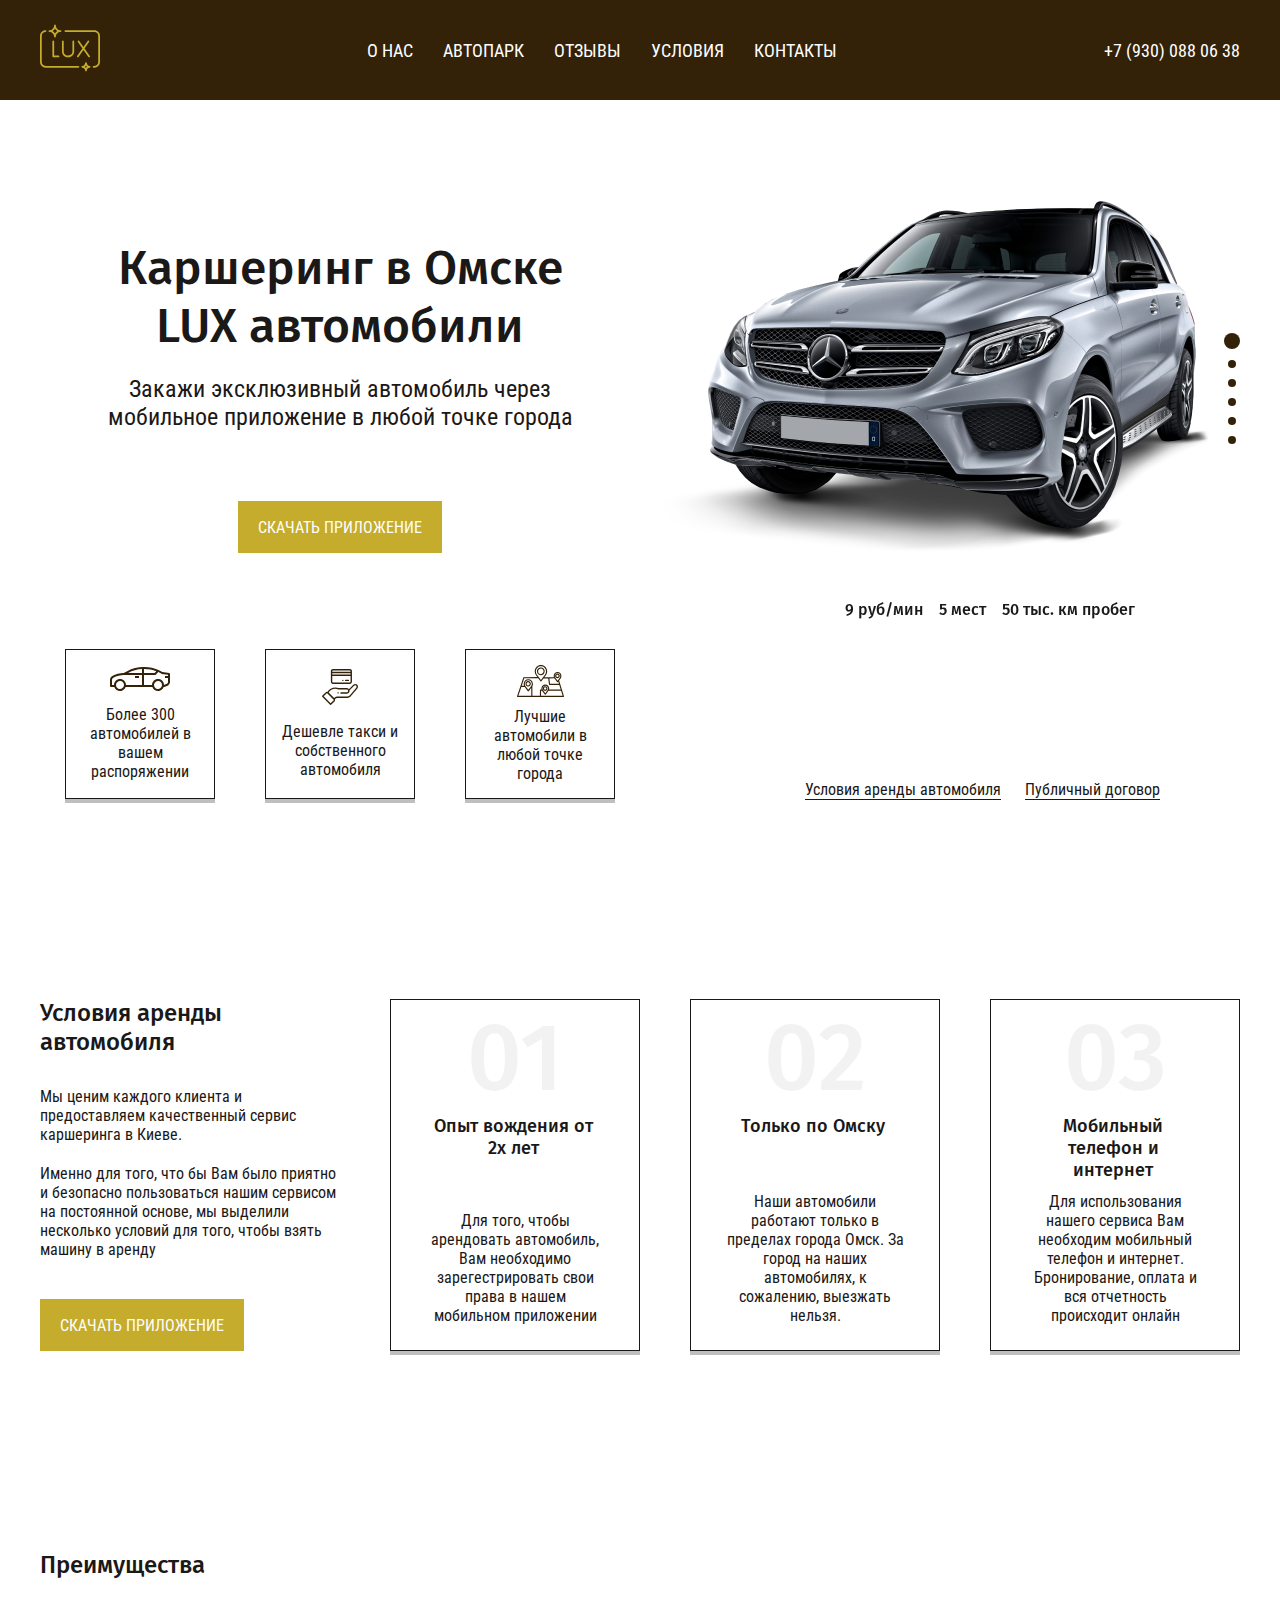
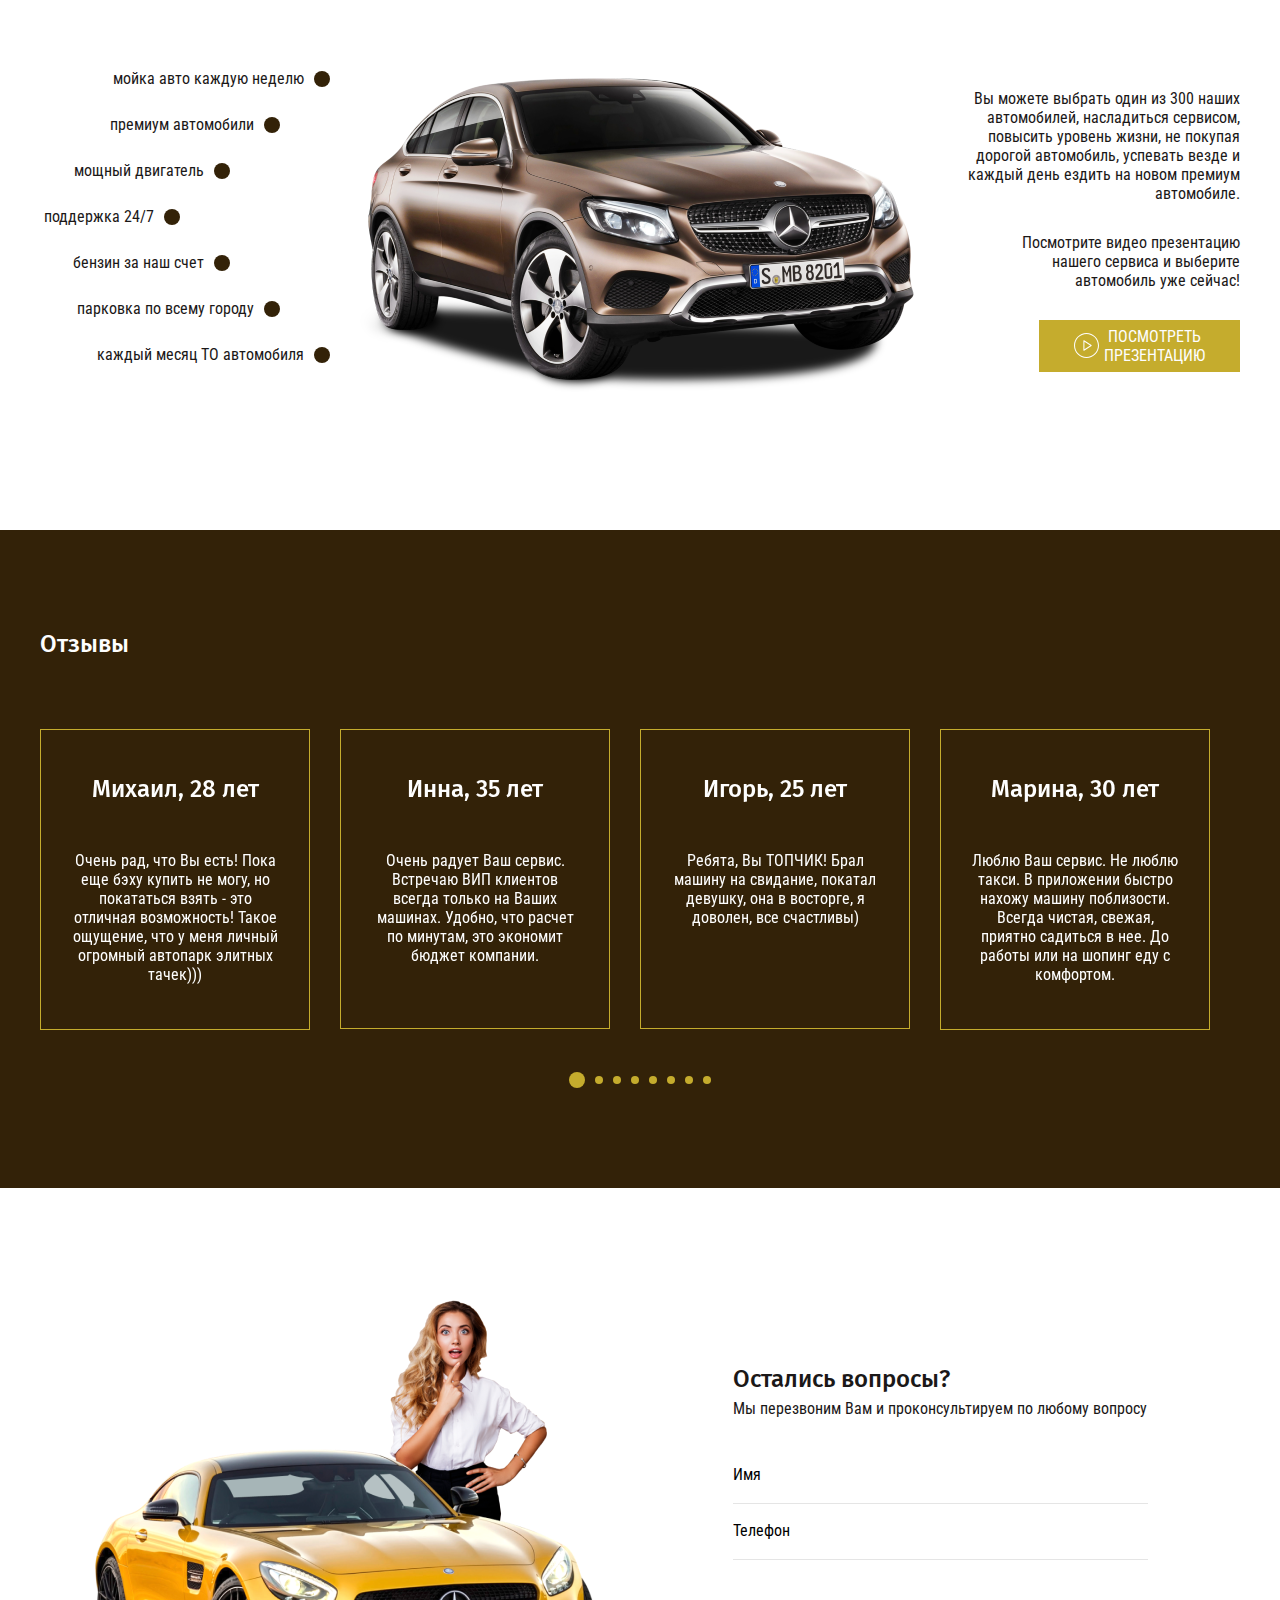
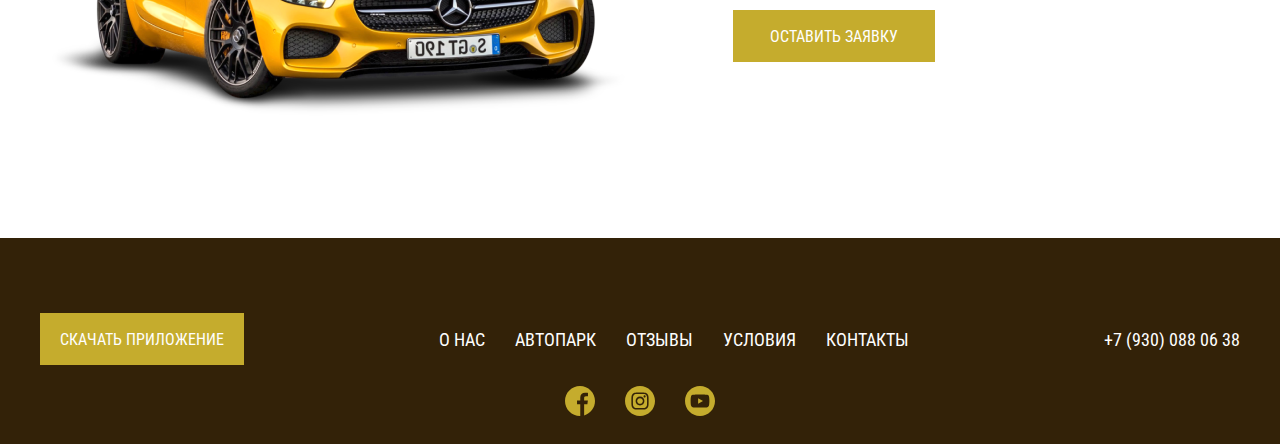
<file: 1. Каршеринг в Омске/index.html>
<!DOCTYPE html>
<html lang="ru">
<head>
  <meta charset="UTF-8">
  <meta name="viewport" content="width=device-width, initial-scale=1.0">
  <meta http-equiv="X-UA-Compatible" content="ie=edge">
  <title>Document</title>
  <link rel="preconnect" href="https://fonts.googleapis.com">
  <link rel="preconnect" href="https://fonts.gstatic.com" crossorigin>
  <link href="https://fonts.googleapis.com/css2?family=Fira+Sans:wght@500&family=Roboto+Condensed&display=swap" rel="stylesheet">
  <link rel="stylesheet" href="css/reset.css">
  <link rel="stylesheet" href="css/slick.css">
  <link rel="stylesheet" href="css/jquery.fancybox.css">
  <link rel="stylesheet" href="css/style.css">
</head>
<body>

  <header class="header">
    <div class="container">
      <div class="header__inner">
        <a class="logo" href="#">
          <img class="logo__link" src="images/logo.svg" alt="logo">
        </a>
        <nav class="menu">
          <button class="menu__btn"></button>
          <ul class="menu__list">              
            <li class="menu__item"><a class="menu__list-link" href="#">О НАС</a></li>
            <li class="menu__item"><a class="menu__list-link" href="#">АВТОПАРК</a></li>
            <li class="menu__item"><a class="menu__list-link" href="#">ОТЗЫВЫ</a></li>
            <li class="menu__item"><a class="menu__list-link" href="#">УСЛОВИЯ</a></li>
            <li class="menu__item"><a class="menu__list-link" href="#">КОНТАКТЫ</a></li>
          </ul>
        </nav>
        <a class="phone" href="tel:+79300880638">+7 (930) 088 06 38</a>
      </div>
    </div>
  </header> 

  <section class="top">
    <div class="container">
      <div class="top__heading">
        
        <div class="top__content">
          <h1 class="top__title">Каршеринг в Омске 
            LUX автомобили</h1>
          <p class="top__text">
            Закажи эксклюзивный автомобиль через мобильное приложение в любой точке города
          </p>
          <a class="application-btn" href="#">Скачать приложение</a>
        </div>
      
        <div class="top__slider">

          <div class="top__slider-item">
            <img class="top__slider-images" src="images/auto.png" alt="Auto">
            <p class="top__slider-text">
              <span>9 руб/мин</span>
              <span>5 мест</span>
              <span>50 тыс. км пробег</span>
            </p>
          </div> 
          
          <div class="top__slider-item">
            <img class="top__slider-images" src="images/auto.png" alt="Auto">
            <p class="top__slider-text"><span>9 руб/мин</span>
              <span>5 мест</span>
              <span>50 тыс. км пробег</span></p>
          </div>  

          <div class="top__slider-item">
            <img class="top__slider-images" src="images/auto.png" alt="Auto">
            <p class="top__slider-text"><span>9 руб/мин</span>
              <span>5 мест</span>
              <span>50 тыс. км пробег</span></p>
          </div>  

          <div class="top__slider-item">
            <img class="top__slider-images" src="images/auto.png" alt="Auto">
            <p class="top__slider-text"><span>9 руб/мин</span>
              <span>5 мест</span>
              <span>50 тыс. км пробег</span></p>
          </div>  

          <div class="top__slider-item">
            <img class="top__slider-images" src="images/auto.png" alt="Auto">
            <p class="top__slider-text"><span>9 руб/мин</span>
              <span>5 мест</span>
              <span>50 тыс. км пробег</span></p>
          </div>  

          <div class="top__slider-item">
            <img class="top__slider-images" src="images/auto.png" alt="Auto">
            <p class="top__slider-text"><span>9 руб/мин</span>
              <span>5 мест</span>
              <span>50 тыс. км пробег</span></p>
          </div>  
       </div>
      </div>
      
       <div class="top__bottom">
         <div class="top__items">
           <div class="top__item">
             <img class="top__item-img" src="images/logoauto.svg" alt="auto">
             <p class="top__item-text">Более 300 автомобилей 
              в вашем распоряжении
              </p>
           </div>

           <div class="top__item">
            <img class="top__item-img" src="images/card.svg" alt="auto">
            <p class="top__item-text">Дешевле такси 
              и собственного автомобиля
             </p>
          </div>

          <div class="top__item">
            <img class="top__item-img" src="images/map.svg" alt="auto">
            <p class="top__item-text">Лучшие автомобили в любой точке города</p>
          </div>
         </div>

         <div class="top__links">
            <a class="top__link" href="#">Условия аренды автомобиля</a>
            <a class="top__link" href="#">Публичный договор</a>
         </div>
      </div>
    </div>
  </section>

  <section class="rent">
    <div class="container">
      <div class="rent__inner">
        <div class="rent__content">
          <h3 class="rent__title">Условия аренды 
          автомобиля</h3>
          <p class="rent__text">Мы ценим каждого клиента и предоставляем качественный сервис каршеринга в Киеве.
          </p>
          <p class="rent__text">Именно для того, что бы Вам было приятно и безопасно пользоваться нашим сервисом на постоянной основе, мы выделили несколько условий для того, чтобы взять машину в аренду</p>
          <a class="application-btn" href="#">Скачать приложение</a>
        </div>
        
        <div class="rent__item">
          <div class="rent__item-num">01</div>
          <p class="rent__item-title">Опыт вождения 
            от 2х лет
            </p>
          <p class="rent__item-text">Для того, чтобы арендовать автомобиль, Вам необходимо зарегестрировать свои права в нашем мобильном приложении
          </p>
        </div>

        <div class="rent__item">
          <div class="rent__item-num">02</div>
          <p class="rent__item-title">Только по Омску</p>
          <p class="rent__item-text">Наши автомобили работают только в пределах города Омск.
            За город на наших автомобилях, к сожалению, выезжать нельзя.
          </p>
        </div>
      
        <div class="rent__item">
          <div class="rent__item-num">03</div>
          <p class="rent__item-title">Мобильный телефон и интернет
            </p>
          <p class="rent__item-text">Для использования нашего сервиса Вам необходим мобильный телефон и интернет.
            Бронирование, оплата и вся отчетность происходит онлайн
          </p>
        </div>
      </div>
    </div>
  </section>

  <section class="benefits">
    <div class="container">
      <h3 class="benefits__title">Преимущества</h3>
      <div class="benefits__items">
        <ul class="benefits__list">
          <li class="benefits__list-item">мойка авто каждую неделю</li>
          <li class="benefits__list-item">премиум автомобили</li>
          <li class="benefits__list-item">мощный двигатель</li>
          <li class="benefits__list-item">поддержка 24/7</li>
          <li class="benefits__list-item">бензин за наш счет</li>
          <li class="benefits__list-item">парковка по всему городу</li>
          <li class="benefits__list-item">каждый месяц ТО автомобиля</li>
        </ul>
        <img class="benefits__images" src="images/auto2.png" alt="auto">
        <div class="benefits__content">
          <p class="benefits__text">Вы можете выбрать один из 300 наших автомобилей, насладиться сервисом, повысить уровень жизни, не покупая дорогой автомобиль, успевать везде и каждый день ездить на новом премиум автомобиле.</p>
          <p class="benefits__text">Посмотрите видео презентацию нашего сервиса и выберите автомобиль уже сейчас!</p>
          <a class="video-popup" href="http://media.w3.org/2010/05/sintel/trailer.mp4" data-fancybox>ПОСМОТРЕТЬ<br>ПРЕЗЕНТАЦИЮ</a>
        </div>
      </div>
    </div>
  </section>

  <section class="reviews">
    <div class="container">
      <h3 class="reviews__title">Отзывы</h3>

      <div class="reviews__slider">
        
        <div class="reviews__item">
          <p class="reviews__item-name">Михаил, 28 лет</p>
          <p class="reviews__item-text">Очень рад, что Вы есть!
            Пока еще бэху купить не могу, но покататься взять - это отличная возможность!
            Такое ощущение, что у меня личный огромный автопарк элитных тачек)))
          </p>
        </div>

        <div class="reviews__item">
          <p class="reviews__item-name">Инна, 35 лет</p>
          <p class="reviews__item-text">Очень радует Ваш сервис. Встречаю ВИП клиентов всегда только на Ваших машинах.
            Удобно, что расчет по минутам, это экономит бюджет компании.
          </p>
        </div>

        <div class="reviews__item">
          <p class="reviews__item-name">Игорь, 25 лет</p>
          <p class="reviews__item-text">Ребята, Вы ТОПЧИК!
            Брал машину на свидание, покатал девушку, она в восторге, я доволен, все счастливы)
          </p>
        </div>

        <div class="reviews__item">
          <p class="reviews__item-name">Марина, 30 лет</p>
          <p class="reviews__item-text">Люблю Ваш сервис. Не люблю такси. В приложении быстро нахожу машину поблизости. Всегда чистая, свежая, приятно садиться в нее. До работы или на шопинг еду с комфортом. </p>
        </div>

        <div class="reviews__item">
          <p class="reviews__item-name">Михаил, 28 лет</p>
          <p class="reviews__item-text">Очень рад, что Вы есть!
            Пока еще бэху купить не могу, но покататься взять - это отличная возможность!
            Такое ощущение, что у меня личный огромный автопарк элитных тачек)))
          </p>
        </div>

        <div class="reviews__item">
          <p class="reviews__item-name">Инна, 35 лет</p>
          <p class="reviews__item-text">Очень радует Ваш сервис. Встречаю ВИП клиентов всегда только на Ваших машинах.
            Удобно, что расчет по минутам, это экономит бюджет компании.
          </p>
        </div>

        <div class="reviews__item">
          <p class="reviews__item-name">Игорь, 25 лет</p>
          <p class="reviews__item-text">Ребята, Вы ТОПЧИК!
            Брал машину на свидание, покатал девушку, она в восторге, я доволен, все счастливы)
          </p>
        </div>

        <div class="reviews__item">
          <p class="reviews__item-name">Марина, 30 лет</p>
          <p class="reviews__item-text">Люблю Ваш сервис. Не люблю такси. В приложении быстро нахожу машину поблизости. Всегда чистая, свежая, приятно садиться в нее. До работы или на шопинг еду с комфортом. </p>
        </div>

      </div>
    </div>

  </section>

  <section class="feadback">
    <div class="container">
      <div class="feadback__inner">
        <img class="feadback__images" src="images/auto3.png" alt="">
      <form class="feadback__form">
        <h3 class="feadback__title">Остались вопросы?</h3>
        <p class="feadback__text">Мы перезвоним Вам и проконсультируем по любому вопросу</p>
        <input class="feadback__input" type="text" placeholder="Имя">
        <input class="feadback__input" type="text" placeholder="Телефон">
        <button class="feadback__btn" type="submit">ОСТАВИТЬ ЗАЯВКУ</button>
      </form>
  </section>

  <footer class="footer">
    <div class="container">
      <div class="footer__top">
        <a class="application-btn" href="#">Скачать приложение</a>
        <nav class="menu">
          <ul class="menu__list">
            <li class="menu__item"><a class="menu__list-link" href="#">О НАС</a></li>
            <li class="menu__item"><a class="menu__list-link" href="#">АВТОПАРК</a></li>
            <li class="menu__item"><a class="menu__list-link" href="#">ОТЗЫВЫ</a></li>
            <li class="menu__item"><a class="menu__list-link" href="#">УСЛОВИЯ</a></li>
            <li class="menu__item"><a class="menu__list-link" href="#">КОНТАКТЫ</a></li>
          </ul>
        </nav>
        <a class="phone" href="tel:+79300880638">+7 (930) 088 06 38</a>
      </div>

      <div class="footer__social">
        <li class="footer__social-item"><a href="#" class="footer__social-link"><img class="footer__social-img" src="images/facebook.svg" alt="social"></a></li>
        <li class="footer__social-item"><a href="#" class="footer__social-link"><img class="footer__social-img" src="images/instagram.svg" alt="social"></a></li>
        <li class="footer__social-item"><a href="#" class="footer__social-link"><img class="footer__social-img" src="images/youtube.svg" alt="social"></a></li>
      </div>
    </div>
  </footer>

  <script src="https://ajax.googleapis.com/ajax/libs/jquery/3.4.1/jquery.min.js"></script>
  <script src="js/slick.min.js"></script>
  <script src="js/jquery.fancybox.min.js"></script>
  <script src="js/main.js"></script>
</body>
</html>
</file>
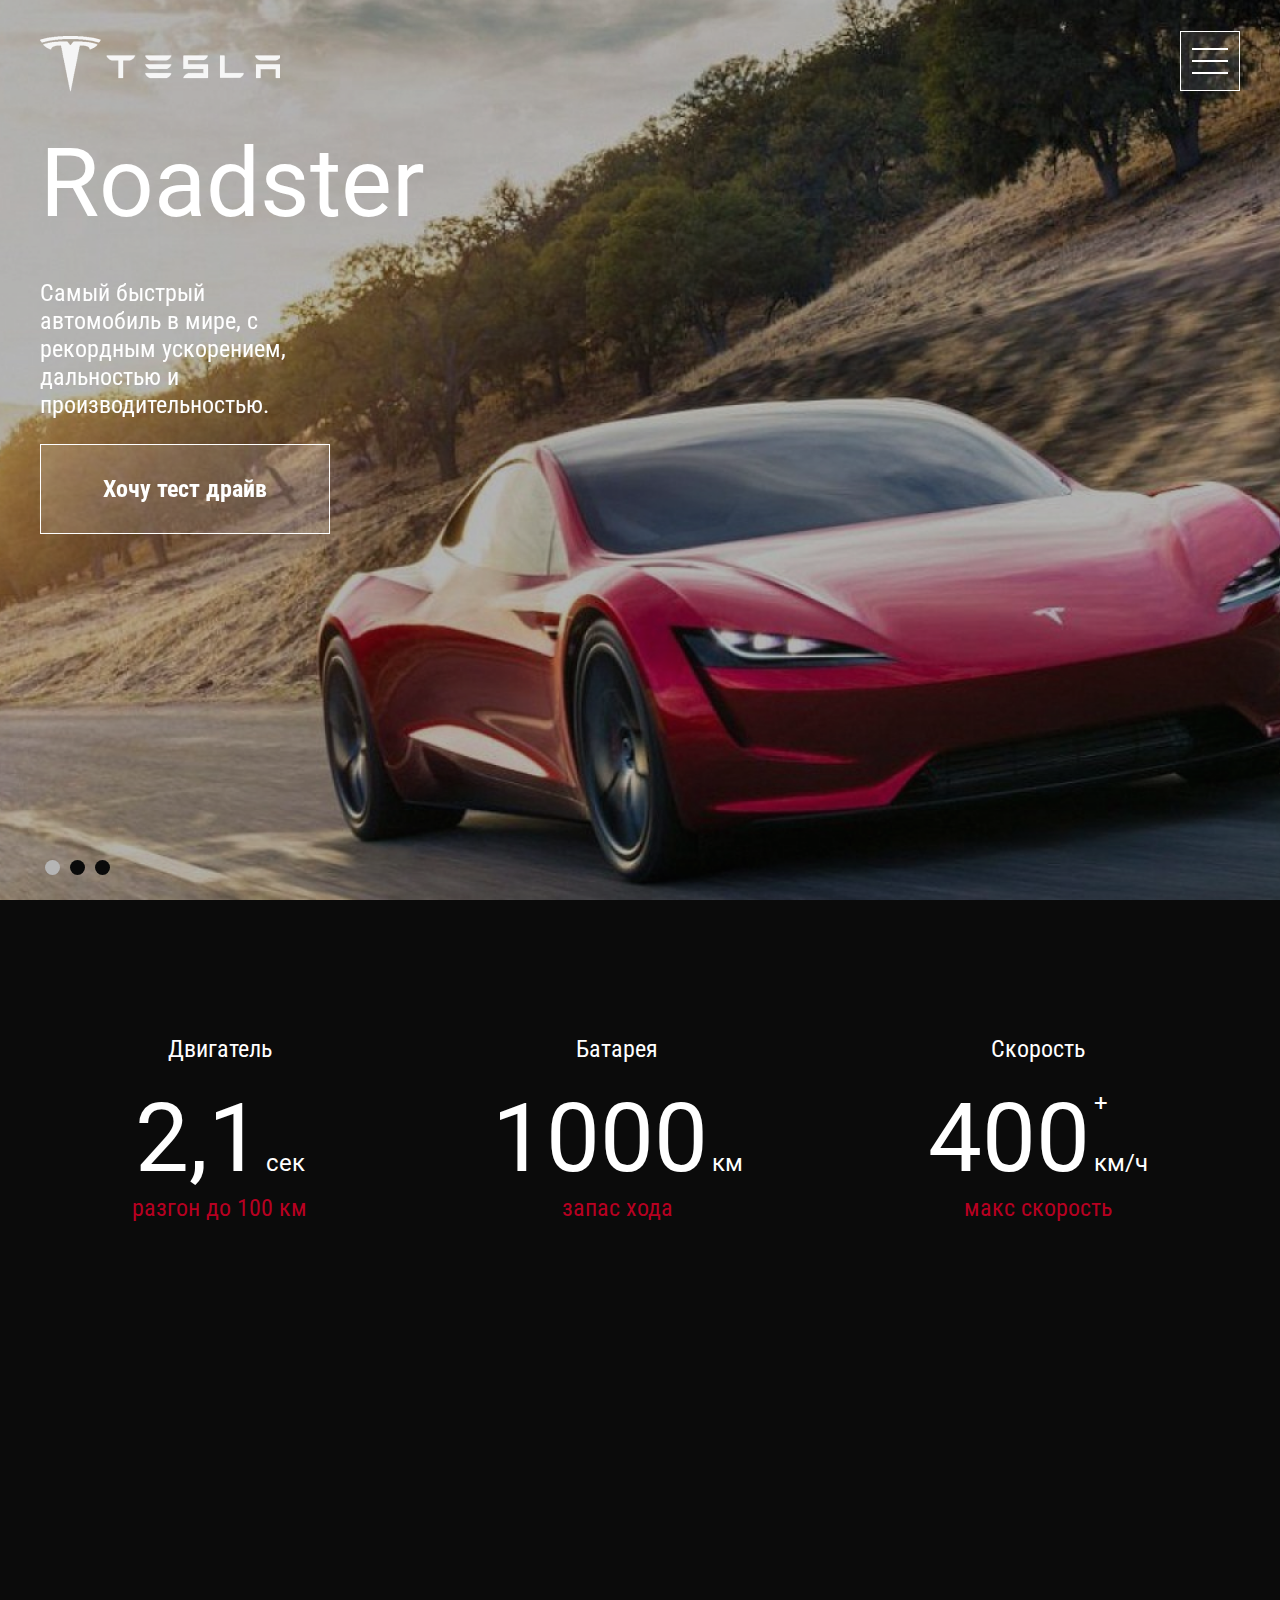
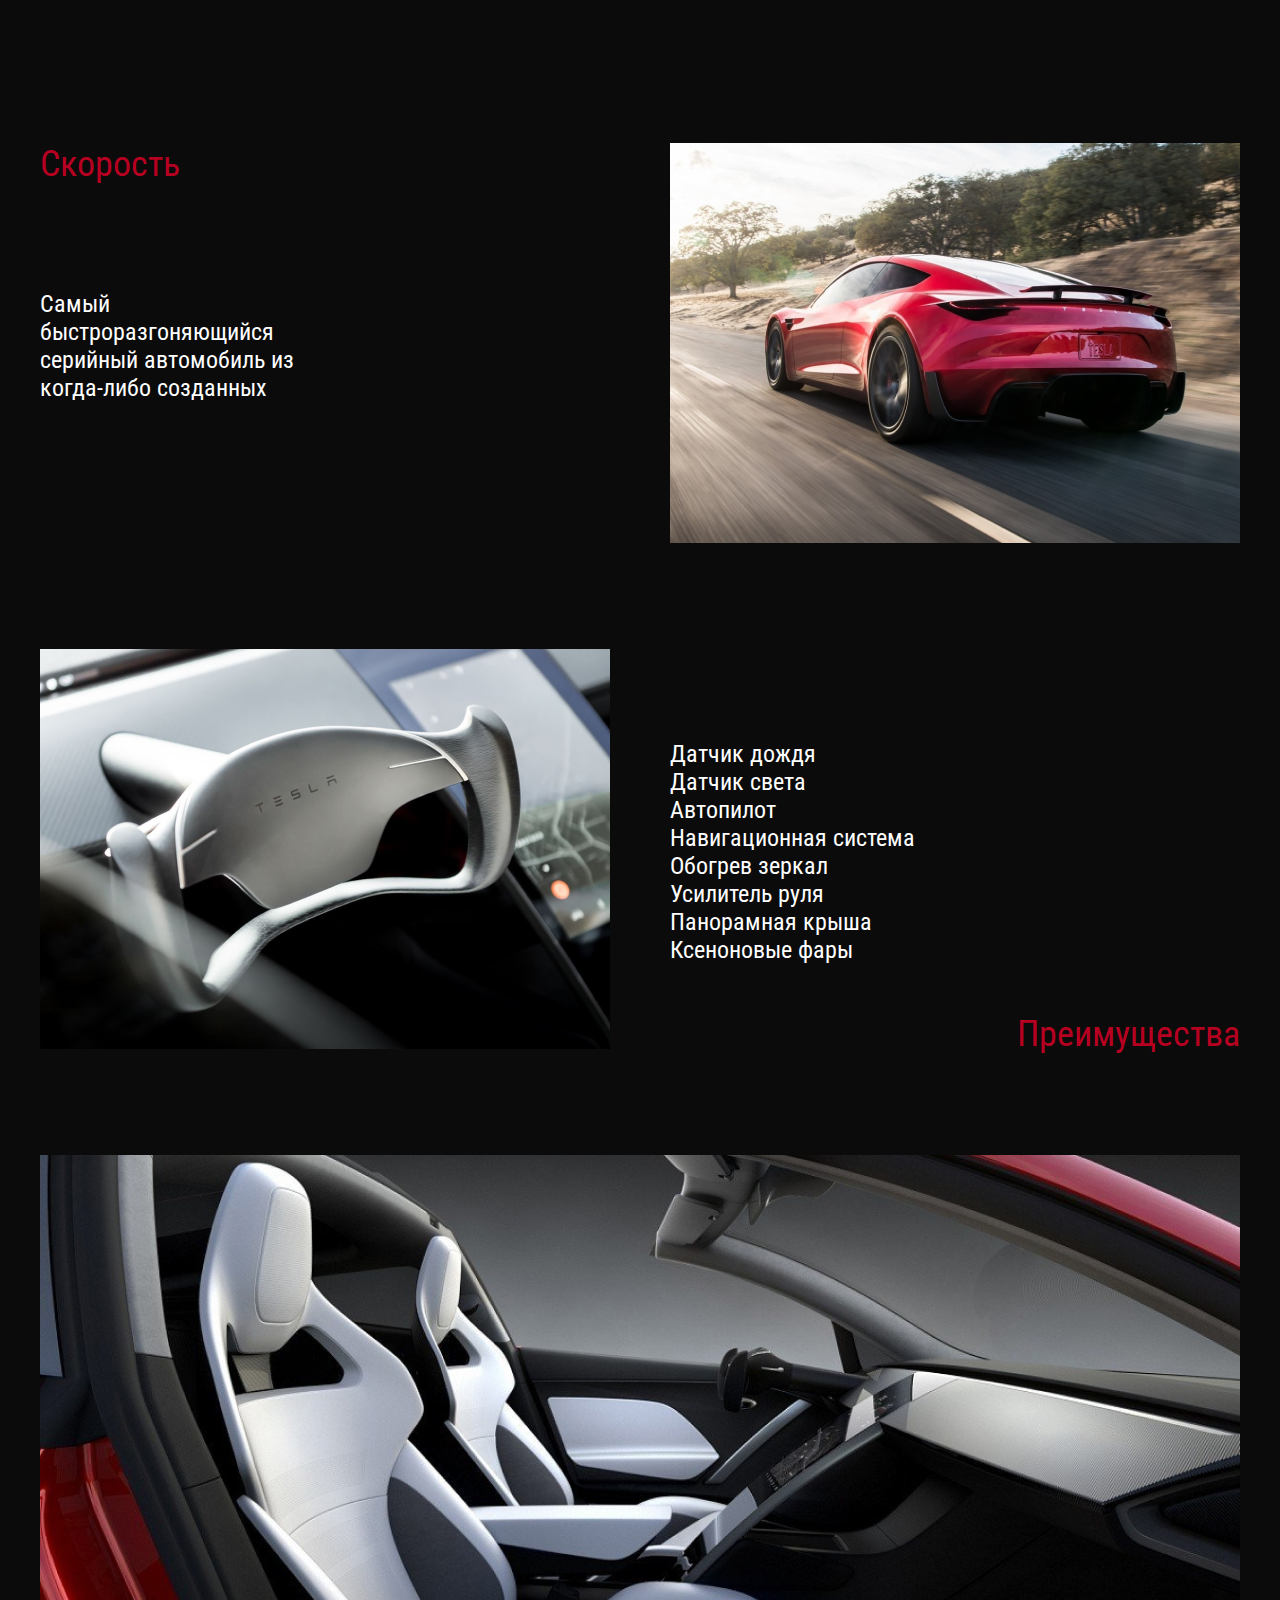
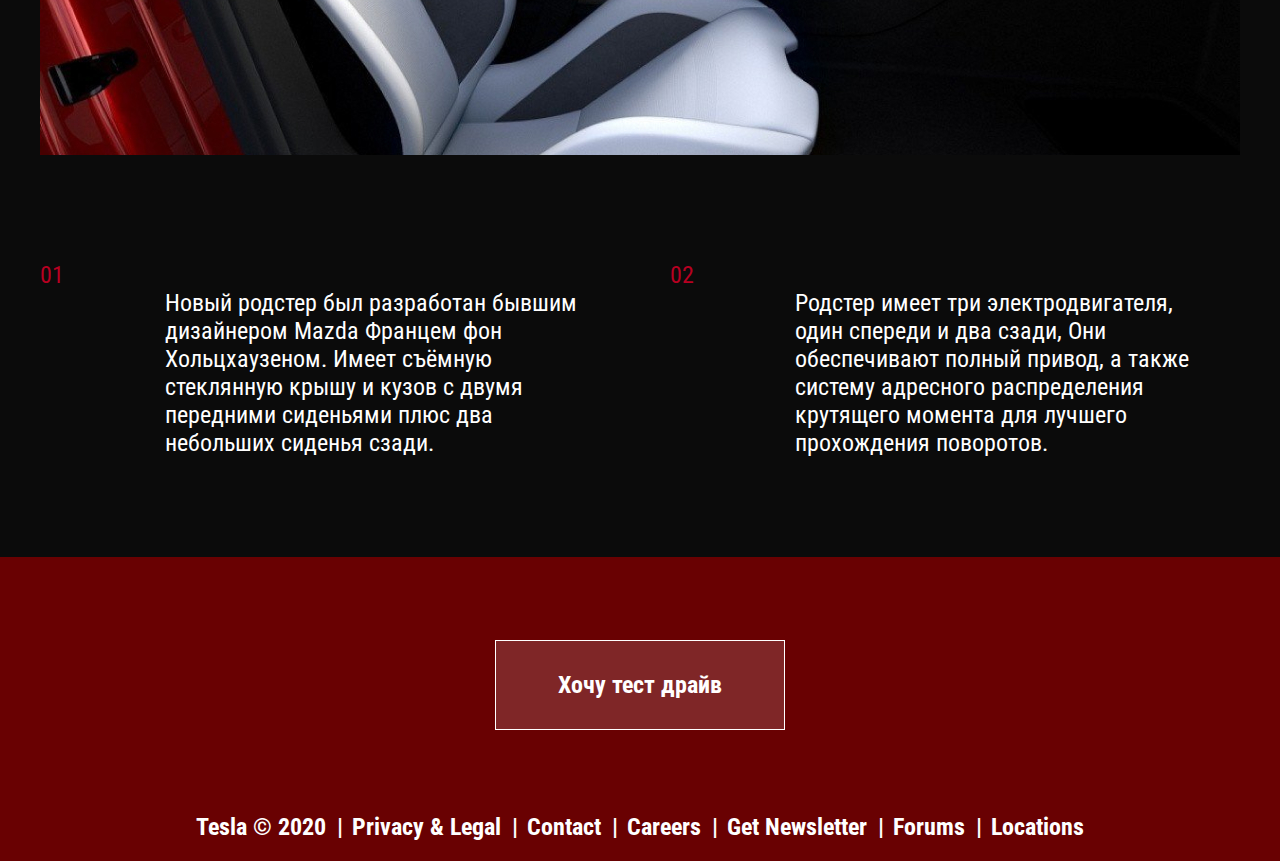
<file: 2. Tesla/index.html>
<!DOCTYPE html>
<html lang="en">
<head>
  <meta charset="UTF-8">
  <meta name="viewport" content="width=device-width, initial-scale=1.0">
  <meta http-equiv="X-UA-Compatible" content="ie=edge">
  <title>Document</title>
  <link href="https://fonts.googleapis.com/css2?family=Roboto&family=Roboto+Condensed:wght@400;700&display=swap" rel="stylesheet">
  <link rel="stylesheet" href="css/reset.css">
  <link rel="stylesheet" href="css/slick.css">  
  <link rel="stylesheet" href="css/style.css">
</head>
<body>
  <header class="header">
    <div class="container">
      
      <div class="header-top">
        <div class="logo">
          <a href="#"><img src="images/logo.png" alt="logo"></a>
        </div>
        <div class="header-btn">
          <div></div>
          <div></div>
          <div></div>
        </div>
      </div>

      <div class="header-content">
        <div class="header-content__title">
          Roadster
        </div>
        <div class="header-content__text">
          Самый быстрый автомобиль в мире, с рекордным ускорением, дальностью и производительностью.
        </div>
        <a class="header-content__btn" href="#">
          Хочу тест драйв
        </a>
      </div>
    </div>

    <nav class="menu">
      <div class="container container-btn">
        <div class="close-btn">
  
        </div>
  
        <div class="menu-list">
          <ul>
            <li><a href="#">Узнать цену</a></li>
            <li><a href="#">Характеристики</a></li>
            <li><a href="#">Тест Драйв</a></li>
            <li><a href="#">Новости</a></li>
            <li><a href="#">Контакты</a></li>
          </ul>
        </div>
      </div>
    </nav>
  </header>

  <section class="slider-top">
    <div class="slider">
      <div class="slider__item" style="background-image: url(images/slide1.jpg);"></div>
      <div class="slider__item" style="background-image: url(images/slide2.jpg);"></div>
      <div class="slider__item" style="background-image: url(images/slide3.jpg);"></div>
    </div>
  </section>

  <section class="statistics">
    <div class="container">
      <div class="statistics-items">
        <div class="statistics-item">
          <div class="statistics-item__title">
            Двигатель
          </div>
          <div class="statistics-item__num">
            2,1 <span>сек</span>
          </div>
          <div class="statistics-item__descr">
            разгон до 100 км
          </div>
        </div>
        <div class="statistics-item">
          <div class="statistics-item__title">
            Батарея
          </div>
          <div class="statistics-item__num">
            1000 <span>км</span>
          </div>
          <div class="statistics-item__descr">
            запас хода
          </div>
        </div>
        <div class="statistics-item">
          <div class="statistics-item__title">
            Скорость
          </div>
          <div class="statistics-item__num statistics-item__num--speed">
            400 <span>км/ч</span>
          </div>
          <div class="statistics-item__descr">
            макс скорость
          </div>
        </div>
      </div>
    </div>
  </section>

  <section class="video">
    <div class="container">
      <iframe width="100%" height="315" src="https://www.youtube.com/embed/tw4jkyfY4HE" title="YouTube video player" frameborder="0" allow="accelerometer; autoplay; clipboard-write; encrypted-media; gyroscope; picture-in-picture" allowfullscreen></iframe>
    </div>
  </section>

  <section class="advantages">
    <div class="container">
      <div class="advantages-inner">
        
          <div class="advantages-inner__row">
            
            <div class="advantages-descr">
              <div class="advantages-title">
                Скорость
              </div>
              <div class="advantages-text">
                Самый 
                быстроразгоняющийся 
                серийный автомобиль 
                из когда-либо созданных
              </div>
            </div>

            <div class="advantages-img">
              <img src="images/advantages-1.jpg" alt="auto">
            </div>

          </div>
        </div>
      

        <div class="advantages-inner__row">

          <div class="advantages-img">
            <img src="images/advantages-2.jpg" alt="auto">
          </div>
          
          <div class="advantages-descr">
            <div class="advantages-text">
              <ul>
                <li>Датчик дождя</li>
                <li>Датчик света</li>
                <li>Автопилот</li>
                <li>Навигационная система</li>
                <li>Обогрев зеркал</li>
                <li>Усилитель руля</li>
                <li>Панорамная крыша</li>
                <li>Ксеноновые фары</li>
              </ul>
            </div>
          
            <div class="advantages-title advantages-title__bottom">
              Преимущества
            </div>
          </div>

        </div>
      </div>
    </div>
  </section>

  <section class="video">
    <div class="container">
      <img src="images/section2.jpg" alt="auto">
    </div>
  </section>

  <section class="design">
    <div class="container">
      <div class="facts__inner">
        <div class="fact">
          <div class="facts-num">
            01
          </div>
          <div class="facts-descr">  
            Новый родстер был разработан бывшим дизайнером Mazda Францем фон Хольцхаузеном. 
            Имеет съёмную стеклянную крышу и кузов с двумя передними сиденьями плюс два небольших сиденья сзади.
          </div>
        </div>
        <div class="fact">
          <div class="facts-num">
            02
          </div>
          <div class="facts-descr">   
            Родстер имеет три электродвигателя, один спереди и два сзади, 
            Они обеспечивают полный привод, а также систему адресного распределения крутящего момента для лучшего прохождения поворотов.
          </div>
        </div>
      </div>
    </div>
  </section>

  <footer class="footer">
    <div class="container">
      <div class="footer-btn">
        <a class="footer-content__btn" href="#">
        Хочу тест драйв
        </a>
      </div>

      <div class="footer-copy">
        <ul>
          <li>Tesla © 2020</li>
          <li><a href="#">Privacy & Legal</a></li>
          <li><a href="#">Contact</a></li>
          <li><a href="#">Careers</a></li>
          <li><a href="#">Get Newsletter</a></li>
          <li><a href="#">Forums</a></li>
          <li><a href="#">Locations</a></li>
        </ul>
      </div>
    </div>
  </footer>

  <script src="https://ajax.googleapis.com/ajax/libs/jquery/3.4.1/jquery.min.js"></script>
  <script src="js/slick.min.js"></script>
  <script src="js/main.js"></script>
</body>
</html>
</file>
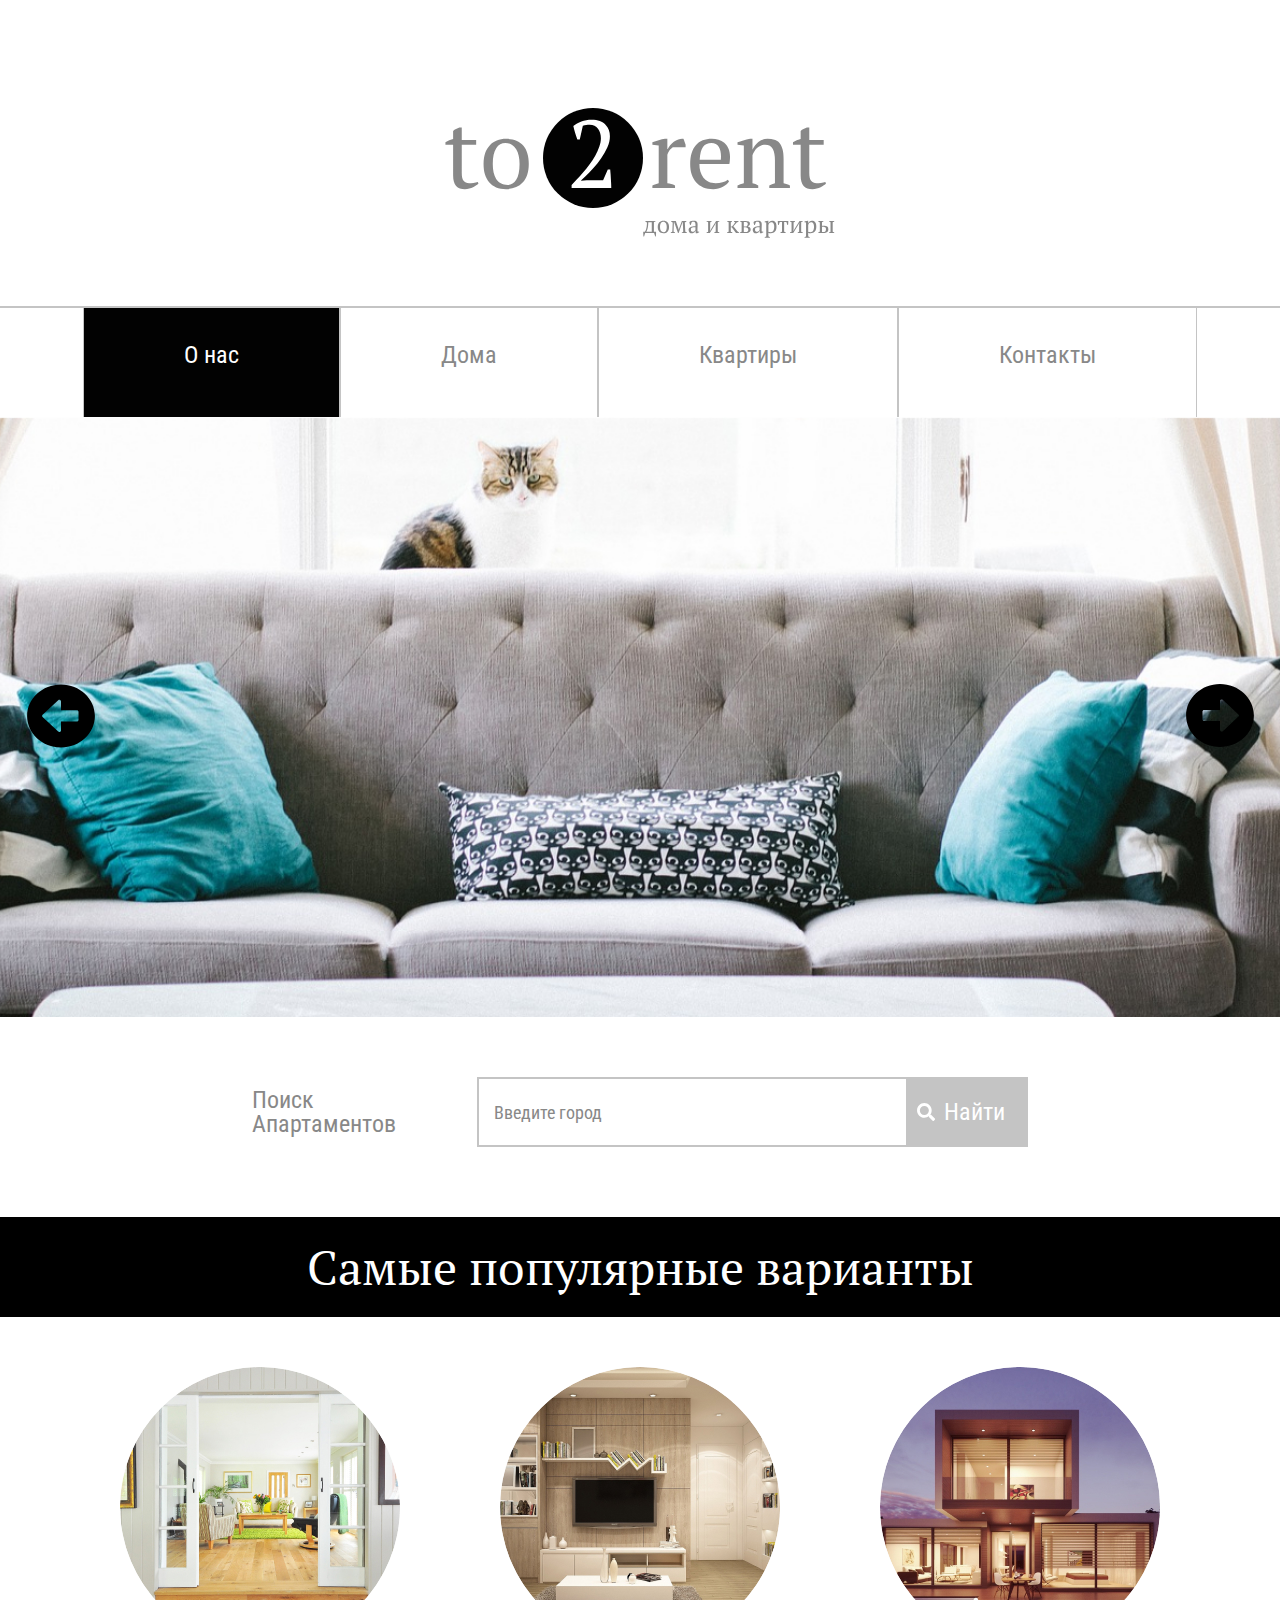
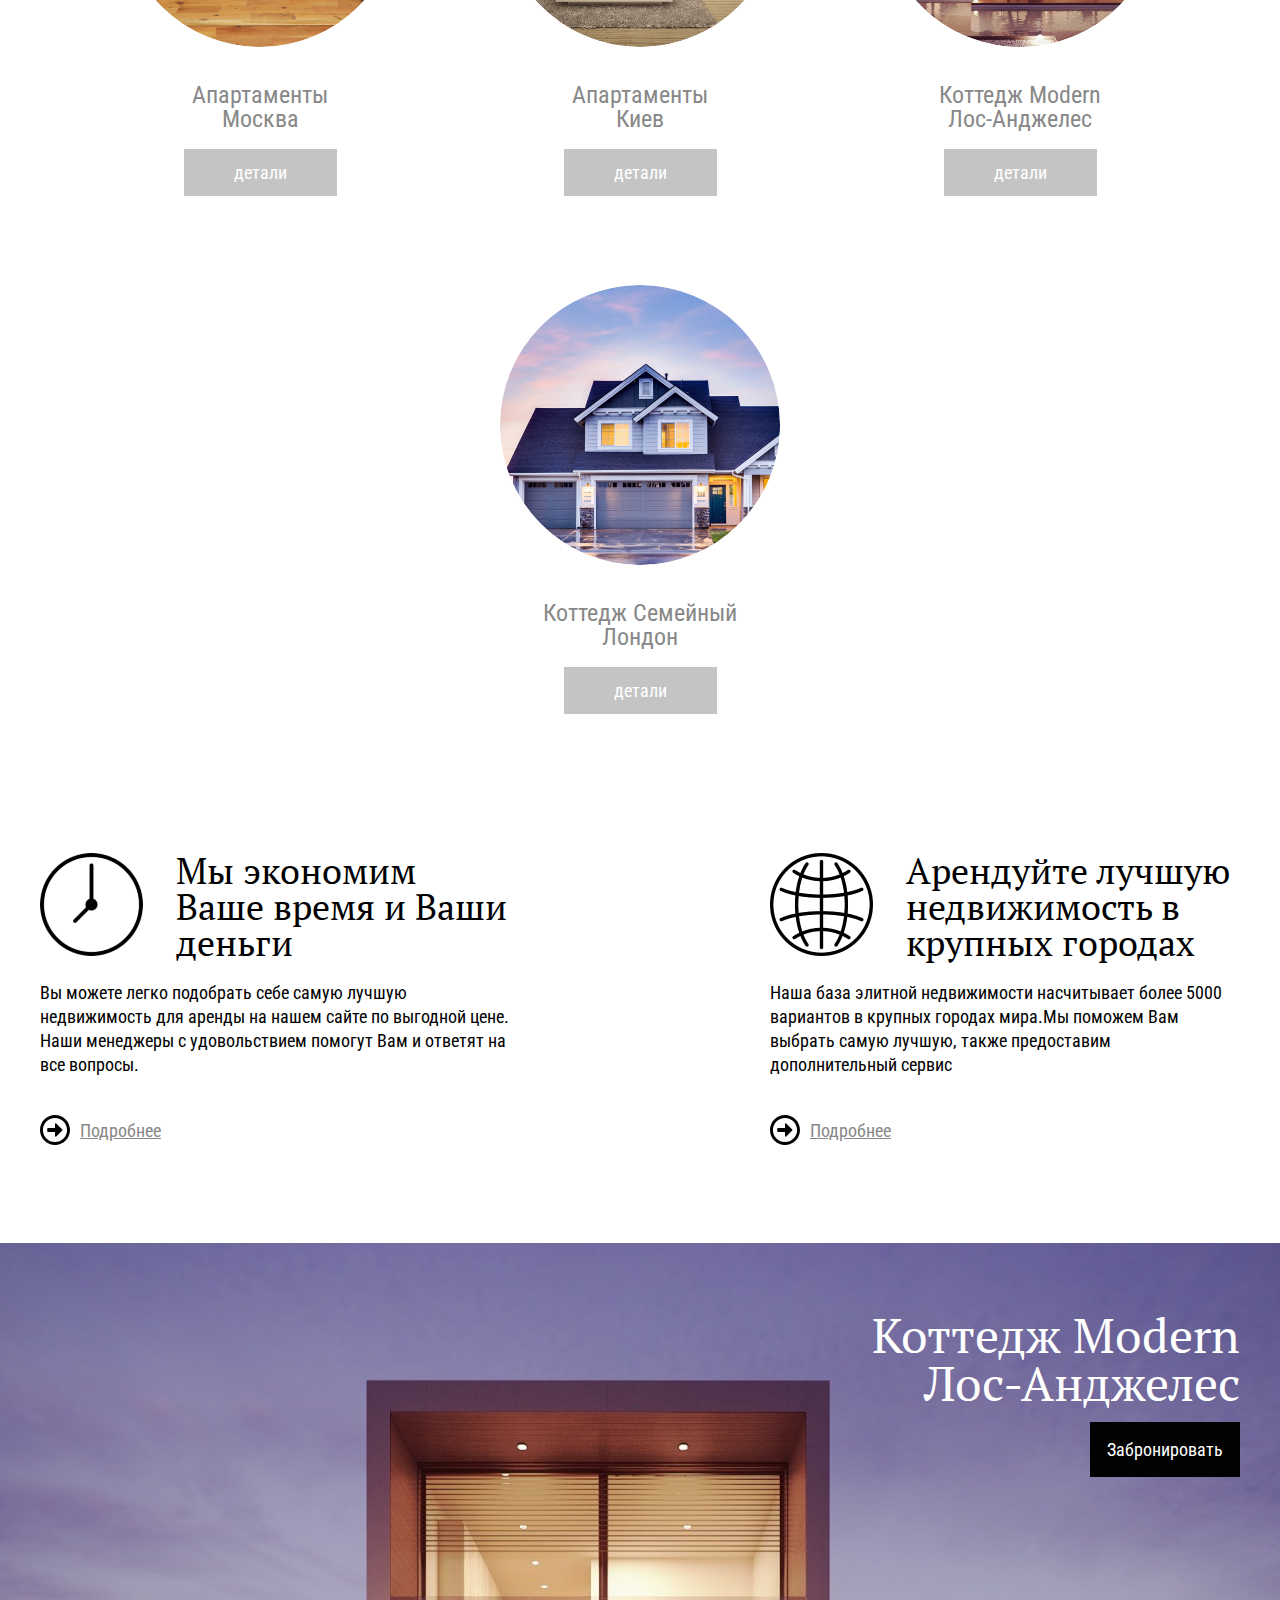
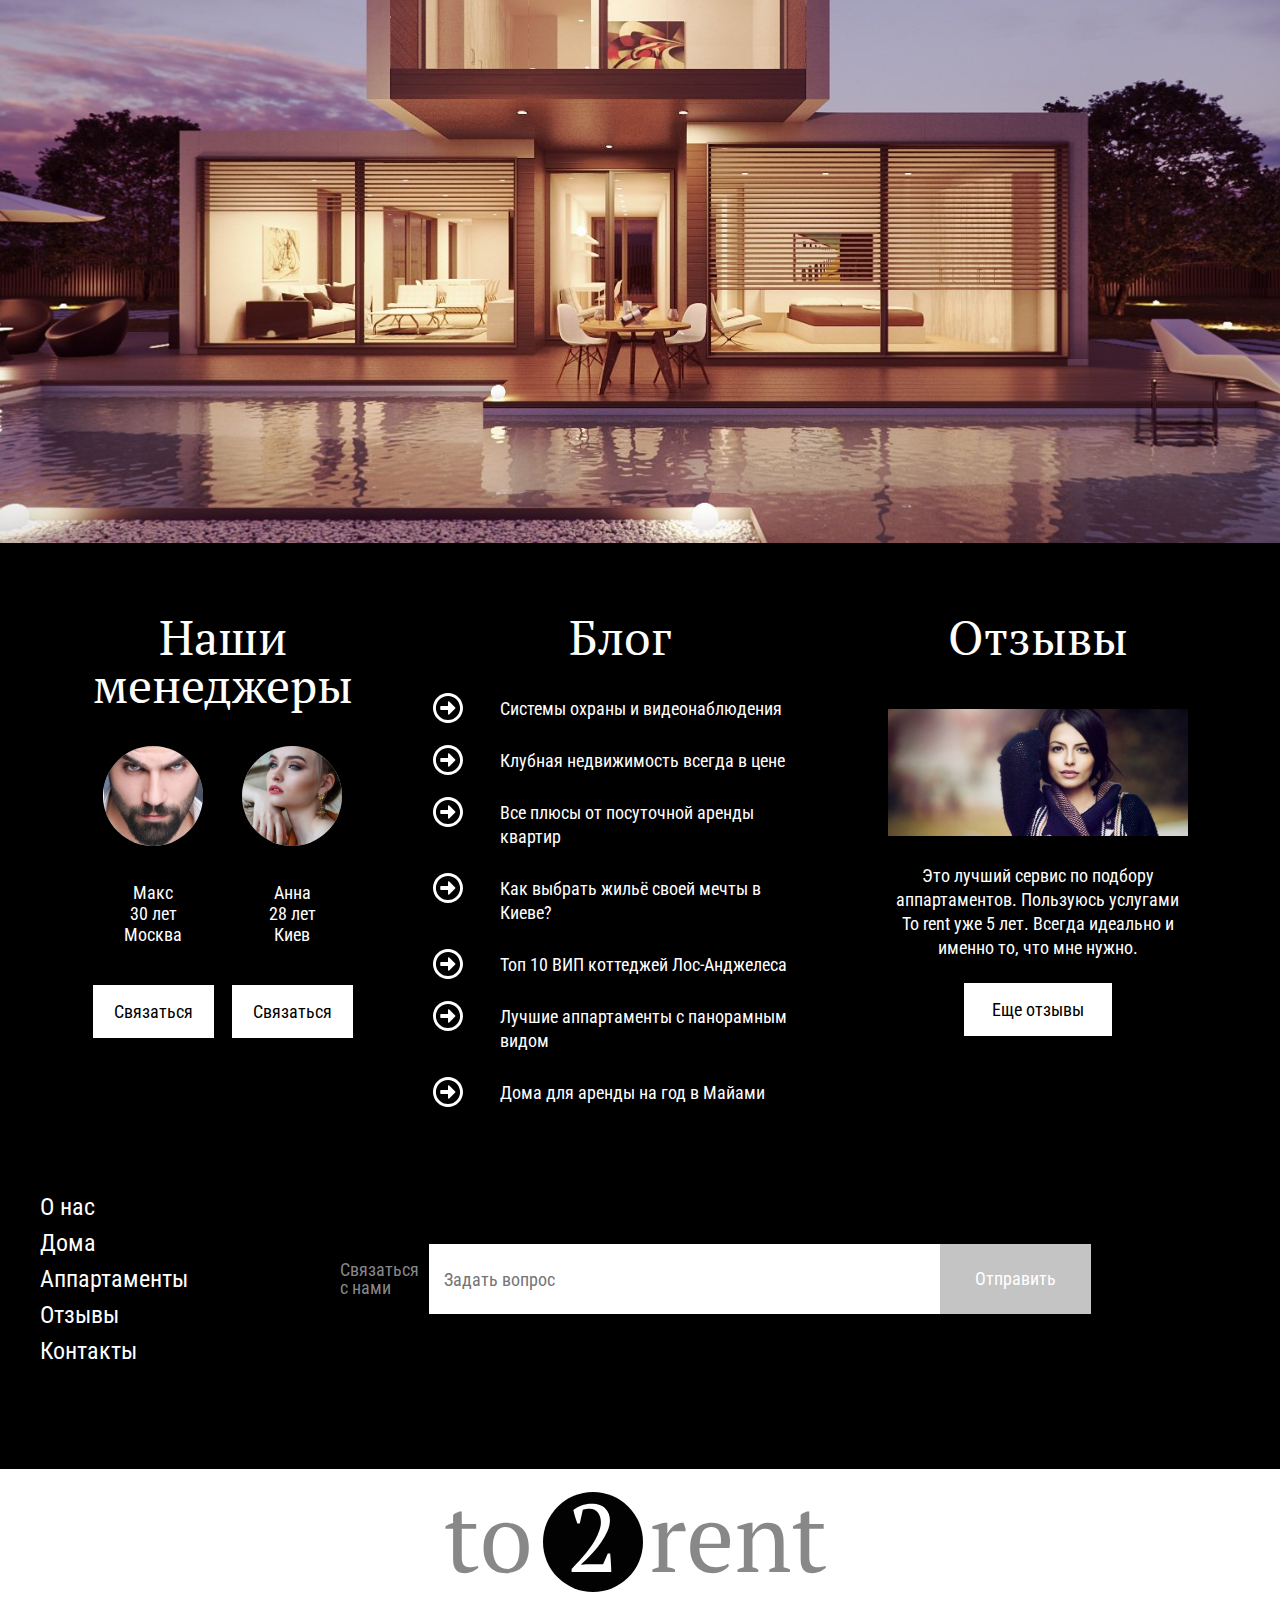
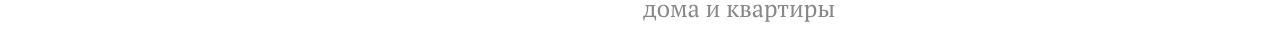
<file: 3. Аренда недвижимости/index.html>
<!DOCTYPE html>
<html lang="en">
<head>
  <meta charset="UTF-8">
  <meta name="viewport" content="width=device-width, initial-scale=1.0">
  <meta http-equiv="X-UA-Compatible" content="ie=edge">
  <title>Document</title>
  <link rel="preconnect" href="https://fonts.gstatic.com" crossorigin>
  <link rel="preconnect" href="https://fonts.gstatic.com" crossorigin>
  <link href="https://fonts.googleapis.com/css2?family=PT+Serif&family=Roboto&family=Roboto+Condensed&display=swap" rel="stylesheet">
  <link rel="stylesheet" href="css/reset.css">
  <link rel="stylesheet" href="css/slick.css">
  <link rel="stylesheet" href="css/style.css">
</head>
<body>
  <header class="header">
      <div class="logo header-logo">
        <a class="logo-link" href="#"><img class="logo-img" src="images/лого.svg" alt="logo"></a>
      </div>
      <nav class="menu">
        <ul class="menu-items">
          <li class="menu-item"><a class="menu-item__link menu-item__link--active" href="#">О нас</a></li>
          <li class="menu-item"><a class="menu-item__link" href="#">Дома</a></li>
          <li class="menu-item"><a class="menu-item__link" href="#">Квартиры</a></li>
          <li class="menu-item"><a class="menu-item__link" href="#">Контакты</a></li>
        </ul>
      </nav>
  </header>

  <section class="slider">
    <div class="slider-image" style="background-image: url(images/slider-1.jpg);"></div>
    <div class="slider-image" style="background-image: url(images/slider-1.jpg);"></div>
    <div class="slider-image" style="background-image: url(images/slider-1.jpg);"></div>
  </section>

  <section class="search">
      <div class="search-inner">
        <form class="search-form">
          <label class="search-form__label">Поиск Апартаментов</label>
          <input class="search-form__input" type="text" placeholder="Введите город">
          <button class="search-form__btn"type="submit">Найти</button>
        </form>
      </div>
  </section>

  <section class="popular">
    <h3 class="popular-title">Самые популярные варианты</h3>
    <div class="container">
      <div class="popular-inner">
        <div class="popular-item">
          <img class="popular-img" src="images/popular-1.jpg" alt="popular">
          <h5 class="popular-item__title">Апартаменты<br>Москва</h5>
          <a class="popular-item__link" href="#">детали</a>
        </div>

        <div class="popular-item">
          <img class="popular-img" src="images/popular-2.jpg" alt="popular">
          <h5 class="popular-item__title">Апартаменты<br>Киев</h5>
          <a class="popular-item__link" href="#">детали</a>
        </div>

        <div class="popular-item">
          <img class="popular-img" src="images/popular-3.jpg" alt="popular">
          <h5 class="popular-item__title">Коттедж Modern<br>Лос-Анджелес</h5>
          <a class="popular-item__link" href="#">детали</a>
        </div>

        <div class="popular-item">
          <img class="popular-img" src="images/popular-4.jpg" alt="popular">
          <h5 class="popular-item__title">Коттедж Семейный<br>Лондон</h5>
          <a class="popular-item__link" href="#">детали</a>
        </div>
      </div>
    </div>
  </section>

  <section class="reason">
    <div class="container">
      <div class="reason-inner">
        <div class="reason-item">
          <h4 class="reason-title reason-title__icon-1">Мы экономим Ваше время и Ваши деньги</h4>
          <p class="reason-text">Вы можете легко подобрать себе самую лучшую недвижимость для аренды на нашем сайте по выгодной цене. Наши менеджеры с удовольствием помогут Вам и ответят на все вопросы.</p>
          <a class="reason-link" href="#">Подробнее</a>
        </div>

        <div class="reason-item">
          <h4 class="reason-title reason-title__icon-2">Арендуйте лучшую недвижимость в крупных городах</h4>
          <p class="reason-text">Наша база элитной недвижимости насчитывает более 5000 вариантов в крупных городах мира.Мы поможем Вам выбрать самую лучшую, также предоставим дополнительный сервис</p>
          <a class="reason-link" href="#">Подробнее</a>
        </div>
      </div>
    </div>
  </section>
  
  <section class="best">
    <div class="container">
      <div class="best-inner">
        <p class="best-text">Коттедж Modern<br>Лос-Анджелес</p>
        <a class="best-link" href="#">Забронировать</a>
      </div>      
    </div>
  </section>

  <section class="about">
    <div class="container">
      <div class="about-inner">

        <div class="our-managers">
          <h5 class="our-managers__title">Наши<br>менеджеры</h5>
          <div class="our-managers__items">
            <div class="our-managers__item">
              <img class="our-managers__image" src="images/manager-1.jpg" alt="">
              <p class="our-managers__text">Макс<br>30 лет<br>Москва</p>
              <a class="our-managers__link" href="#">Связаться</a>
            </div>
            
            <div class="our-managers__item">
              <img class="our-managers__image" src="images/manager-2.jpg" alt="">
              <p class="our-managers__text">Анна<br>28 лет<br>Киев</p>
              <a class="our-managers__link" href="#">Связаться</a>
            </div>
          </div>
        </div>

        <div class="blog">
          <h5 class="blog-title">Блог</h5>
          <div class="blog-items">
            <ul>
              <li class="blog-item"><a class="blog-item__link" href="#">Системы охраны и видеонаблюдения</a></li>
              <li class="blog-item"><a class="blog-item__link" href="#">Клубная недвижимость всегда в цене</a></li>
              <li class="blog-item"><a class="blog-item__link" href="#">Все плюсы от посуточной аренды квартир</a></li>
              <li class="blog-item"><a class="blog-item__link" href="#">Как выбрать жильё своей мечты в Киеве?</a></li>
              <li class="blog-item"><a class="blog-item__link" href="#">Топ 10 ВИП коттеджей Лос-Анджелеса</a></li>
              <li class="blog-item"><a class="blog-item__link" href="#">Лучшие аппартаменты с панорамным видом</a></li>
              <li class="blog-item"><a class="blog-item__link" href="#">Дома для аренды на год в Майами</a></li>
            </ul>
          </div>
        </div>
        
        <div class="feedback">
            <h5 class="feedback-title">Отзывы</h5>
            <div class="feedback-images">
              <img src="images/feedback-img.jpg" alt="feedback">
            </div>
            <div class="feedback-left">
              <p class="feedback-text">Это лучший сервис по подбору аппартаментов. Пользуюсь услугами To rent уже 5 лет. Всегда идеально и именно то, что мне нужно.</p>
              <div class="feedback-btn">
                <a class="feedback-btn__link" href="#">Еще отзывы</a>
              </div>
            </div>
        </div>
      </div>
    </div>
  </section>

  <footer class="footer">
    <div class="footer-top">
      <div class="container">
        <div class="footer-top__inner">
          <div class="footer-menu">
            <ul class="footer-menu__items">
              <li class="footer-menu__item"><a class="footer-menu__link" href="#">О нас</a></li>
              <li class="footer-menu__item"><a class="footer-menu__link" href="#">Дома</a></li>
              <li class="footer-menu__item"><a class="footer-menu__link" href="#">Аппартаменты</a></li>
              <li class="footer-menu__item"><a class="footer-menu__link" href="#">Отзывы</a></li>
              <li class="footer-menu__item"><a class="footer-menu__link" href="#">Контакты</a></li>
            </ul>
          </div>
          <div class="footer-search">
            <label class="footer-search__text">Связаться<br>с нами</label>
            <input class="footer-search__input" type="text" placeholder="Задать вопрос">
            <button class="footer-search__btn">Отправить</button>
          </div>
        </div>
      </div>
    </div>
    <div class="logo footer-logo">
      <a class="logo-link" href="#"><img class="logo-img" src="images/лого.svg" alt="logo"></a>
    </div>
  </footer>

  <script src="https://ajax.googleapis.com/ajax/libs/jquery/3.4.1/jquery.min.js"></script>
  <script src="js/slick.min.js"></script>
  <script src="js/main.js"></script>
</body>
</html>
</file>
<file: 1. Каршеринг в Омске/css/style.css>
html {
    box-sizing: border-box;
}

*,
*::after,
*::before{
    box-sizing: inherit;
}

a{
    text-decoration: none;
}

.container{
    max-width: 1220px;
    padding: 0 10px;
    margin: 0 auto;
}

body{
    color: #1b1818;
    font-size: 16px;
    line-height: 19px;
    font-family: 'Roboto Condensed', sans-serif;
    font-weight: 400;
}

.header{
    background-color: #332208;
}

.header__inner{
    display: flex;
    justify-content: space-between;
    align-items: center;
    height: 100px;
}

.menu__list{
    display: flex;
}

.menu__item{
    margin: 0 15px;
}

.menu__list-link{
    color: #fefefe;
    text-transform: uppercase;
    font-size: 18px;
    line-height: 21px;
    padding-bottom: 5px;
    border-bottom: 1px solid transparent;
    transition: all 1s;

}

.menu__list-link:hover{
    border-bottom: 1px solid #fefefe;
}

.phone{
    color: #fefefe;
    font-size: 18px;
    line-height: 21px;
}

.top{
    padding-bottom: 100px;
}

.top__heading{
    display: flex;
    padding: 50px 0 30px;
}

.top__content{
    text-align: center;
    padding-top: 89px;
    width: 50%;
}

.top__title{
    font-family: 'Fira Sans', sans-serif;
    font-weight: 500;
    font-size: 48px;
    line-height: 58px;
    margin: 0 auto 20px;
    max-width: 454px;
}

.top__text{
    font-size: 24px;
    line-height: 28px;
    margin: 0 auto 70px;
    max-width: 470px;
}

.application-btn{
    text-transform: uppercase;
    color: #fefefe;
    background: #c5ac2d;
    padding: 16px 19px 15px;
    border: 1px solid transparent;
    transition: all 1s;
    display: inline-block;
}

.application-btn:hover{
    color: #c5ac2d;
    background: #fefefe;
    border: 1px solid #c5ac2d;
}

.top__slider{
    width: 50%;
}

.top__slider .slick-dots{
    position: absolute;
    right: 0;
    top: 50%;
    transform: translateY(-50%);

}

.slick-dots{
    list-style: none;
    text-align: center;
}

.slick-dots button{
    border: none;
    background: #332208;
    font-size: 0;
    width: 8px;
    height: 8px;
    border-radius: 50%;
    padding: 0;
}

.slick-active button{
    width: 16px;
    height: 16px;
}

.top__slider-text{
    text-align: center;
    padding-left: 100px;
    font-family: 'Fira Sans', sans-serif;
    font-weight: 500;
    font-size: 16px;
    line-height: 19px;
}

.top__slider-text span + span{
    margin-left: 12px;
}

.top__bottom{
    display: flex;
    align-items: flex-end;
    justify-content: space-between;
}

.top__items{
    width: 50%;
    justify-content: space-around;
    display: flex;
}

.top__item{
    display: flex;
    flex-direction: column;
    border: 1px solid #1b1818;
    padding: 10px;
    width: 150px;
    height: 150px;
    align-items: center;
    justify-content: space-around;
    text-align: center;
    box-shadow: 0px 4px rgba(0, 0, 0, 0.25);
    cursor: pointer;
}

.top__item:hover{
    transform: scale(1.25);   
    transition: all 1s;
}

.top__links{
    padding-right: 80px;
}

.top__link{
    color: #1b1818;
    border-bottom: 1px solid #1b1818;

}

.top__link + .top__link{
    margin-left: 20px;
}

.rent{
    padding: 100px 0;
}

.rent__inner{
    display: flex;
    justify-content: space-between;
}

.rent__content{
    width: 300px;
}

.rent__title{
    font-family: 'Fira Sans';
    font-weight: 500;
    font-size: 24px;
    line-height: 29px;
    margin-bottom: 30px;
}

.rent__text{
    margin-bottom: 20px;
}

.rent__text + .rent__text{
    margin-bottom: 40px;
}

.rent__item{
    border: 1px solid #1b1818;
    width: 250px;
    min-height: 330px;
    padding: 0 35px 25px;
    text-align: center;
    display: flex;
    flex-direction: column;
    justify-content: space-around;
    box-shadow: 0px 4px rgba(0, 0, 0, 0.25);
    cursor: pointer;
}

.rent__item:hover{
    transform: scale(1.15);   
    transition: all 1s;
}

.rent__item-num{
    font-family: 'Fira Sans';
    font-weight: 500;
    font-size: 96px;
    line-height: 115px;
    opacity: 0.05;
}

.rent__item-title{
    font-family: 'Fira Sans';
    font-weight: 500;
    font-size: 18px;
    line-height: 22px;
    width: 174px;
    margin-bottom: auto;
}

.benefits{
    padding: 100px 0;
}

.benefits__title{
    font-family: 'Fira Sans';
    font-weight: 500;
    font-size: 24px;
    line-height: 29px;
    margin-bottom: 50px;
}

.benefits__items{
    display: flex;
    justify-content: space-between;
    align-items: center;
}

.benefits__list{
    width: 300px;
    list-style: none;
}

.benefits__list-item{
    margin-bottom: 27px;
    padding-right: 26px;
    position: relative;
    text-align: right;

}

.benefits__list-item::after{
    content: "";
    position: absolute;
    width: 16px;
    height: 16px;
    border-radius: 50%;
    background: #332208;
    right: 0;
    top: 2px;
}

.benefits__content{
    width: 300px;
    text-align: right;
}

.benefits__list-item:nth-child(1),
.benefits__list-item:nth-child(7){
    margin-right: 10px;
}

.benefits__list-item:nth-child(2),
.benefits__list-item:nth-child(6){
    margin-right: 60px;
}

.benefits__list-item:nth-child(3),
.benefits__list-item:nth-child(5){
    margin-right: 110px;
}

.benefits__list-item:nth-child(4){
    margin-right: 160px;
}


.benefits__text{
    margin-bottom: 30px;
    text-align: right;
}

.benefits__text + .benefits__text{
    width: 267px;
    margin-left: auto;
}

.video-popup{
    text-transform: uppercase;
    color: #fefefe;
    background: #c5ac2d;
    padding: 6px 34px 6px 64px;
    text-align: center;
    display: inline-block;
    position: relative;
    border: 1px solid transparent;
    transition: all 1s;
}

.video-popup::before{
    content: "";
    position: absolute;
    width: 25px;
    height: 25px;
    background-image: url('../images/PLAY.svg');
    top: 12px;
    left: 34px;
}

.reviews{
    background: #332208;
    color: #fefefe;
    padding: 100px 0;
}

.reviews__title{
    font-family: 'Fira Sans';
    font-weight: 500;
    font-size: 24px;
    line-height: 29px;
    margin-bottom: 70px;
}

.reviews__item{
    text-align: center;
    border: 1px solid #c5ac2d;
    padding: 45px 30px;
    flex-direction: column;
    justify-content: space-between;
    width: 270px;
    min-height: 300px;   
    margin-right: 30px; 
}

.reviews__item-name{
    font-family: 'Fira Sans';
    font-weight: 500;
    font-size: 24px;
    line-height: 29px;
    margin-bottom: 47px;
}

.reviews__slider .slick-dots button{
    background-color: #c5ac2d;
}

.reviews__slider .slick-dots{
    display: flex;
    justify-content: center;
    align-items: center;
    margin-top: 35px;
}

.reviews__slider button{
    margin: 0 5px;
    line-height: 12px;
}

.feadback{
    padding: 100px 0;
}

.feadback__inner{
    display: flex;
    align-items: center;
}

.feadback__images{
    width: 50%;
}

.feadback__form{
    width: 415px;
    margin: 0 auto;
}

.feadback__title{
    font-family: 'Fira Sans';
    font-weight: 500;
    font-size: 24px;
    line-height: 29px;
    margin-bottom: 5px;
}


.feadback__text{
    margin-bottom: 30px;
}

.feadback__input::placeholder{
    line-height: 19px;
    font-size: 16px;
    color: #000;
    font-family: 'Roboto Condensed', sans-serif;
    font-weight: 400;
}

.feadback__input{
    display: block;
    padding: 20px 0;
    width: 100%;
    border: none;
    border-bottom: 1px solid rgba(0, 0, 0, 0.1);    
}

.feadback__btn{
    text-transform: uppercase;
    font-family: 'Roboto Condensed', sans-serif;
    font-weight: 400;
    font-size: 16px;
    line-height: 19px;
    color: #fefefe;
    background: #c5ac2d;
    padding: 16px 36px 15px;
    border: 1px solid transparent;
    margin-top: 50px;
    transition: all 1s;
}

.feadback__btn:hover{
    color: #c5ac2d;
    background: #fefefe;
    border: 1px solid #c5ac2d;
}

.footer{
    padding: 75px 0 24px;
    background: #332208;
}

.footer__top{
    display: flex;
    justify-content: space-between;
    align-items: center;
    margin-bottom: 21px;
}

.footer__social{
    list-style: none;
    display: flex;
    justify-content: center;
    align-items: center;
}

.footer__social-link{
    margin: 0 15px;
}

.menu__btn{
    display: none;
}

@media (max-width: 1250px){
    .benefits__images{
        width: 40%;
    }
}

@media (max-width: 1150px){
    .rent__inner{
        flex-wrap: wrap;
        justify-content: space-around;
    }

    .rent__content{
        width: 100%;
        margin-bottom: 30px;
    }
}

@media (max-width: 1000px){
    .top__heading{
        display: block;
    }

    .top__content{
        padding-top: 30px;
        width: 100%;
    }

    .top__slider{
        width: 100%;
    }

    .top__bottom{
        display: block;
    }

    .top__items{
        width: 100%;
    }

    .top__links{
        padding-right: 0;
        padding-top: 50px;
        text-align: center;
    }

    .benefits__content{
        width: 100%;
        margin-top: 30px;
    }

    .benefits__items{
        flex-wrap: wrap;
        justify-content: space-around;
    }
}

@media (max-width: 880px){
    .footer .menu{
        display: none;
    }
    
    .menu{
        order: 1;
    }

    .menu__list{
        display: block;
        position: absolute;
        top: 100px;
        left: 0;
        right: 0;
        text-align: center;
        padding: 20px 0;
        background-color: #332208;
        transform: translateY(-500px);
        transition: all 1s;
    }

    .menu__list.menu__list--active{
        transform: translateY(0);
    }

    .menu__list-link{
        display: block;
        padding: 20px 0;
    }

    .menu__btn{
        display: block;
        cursor: pointer;
        width: 35px;
        height: 24px;
        border: none;
        border-top: 2px solid #fefefe;
        border-bottom: 2px solid #fefefe;
        background-color: transparent;
        position: relative;
    }

    .menu__btn::before{
        content: "";
        position: absolute;
        width: 35px;
        height: 2px;
        background-color: #fefefe;
        left: 0;
        top: 9px;
    }

    .rent__item{
        margin: 30px;
    }

    .feadback__images{
        display: none;
    }

    .footer,
    .feadback,
    .reviews,
    .benefits,
    .rent{
        padding: 50px 0;
    }
}

@media (max-width: 655px){
    .rent__item{
        width: 100%;
        min-height: 260px;
    }

    .rent__content{
        text-align: center;
    }
}

@media (max-width: 550px){
    .top__items{
        flex-wrap: wrap;
    }

    .top__item{
        margin: 20px;
    }

    .top__slider-text{
        padding-right: 0;
    }

    .benefits__images{
        width: 70%;
    }

    .benefits__list-item{
        margin-right: 0;
        text-align: left;
        padding-right: 0;
        padding-left: 26px;
    }

    .benefits__list-item::after{
        right: auto;
        left: 0;
    }

    .benefits__list{
        width: 100%;
    }
}

@media (max-width: 430px){
    .top__item{
        width: 70%;
    }

    .top__link{
        display: flex;
        flex-direction: column;
        display: inline-block;
        text-align: center; 
    }

    .top__links{
        margin: 10px 17px;
    }

    .top__link + .top__link {
        margin-left: 0;
    }

    .top__slider-text{
        text-align: right;
    }

    .top__slider-text span{
        display: block;
        margin: 10px 0;
    }

    .footer__top{
        flex-direction: column;
        align-items: center; 
    }

    .phone{
        margin-top: 30px;
        display: inline-block;
    }
}
</file>
<file: 2. Tesla/css/style.css>
*{
    box-sizing: border-box;
}

body{
    background-color: #0b0b0b;
    color: #ffffff;
    font-size: 24px;
    line-height: 28px;
    /* font-family: 'Roboto', sans-serif; */
    font-family: 'Roboto Condensed', sans-serif;
    font-weight: 400;
}

a{
    color: #ffffff;
    text-decoration: none;
}

.header{
    height: 100vh;
    position: absolute;
    z-index: 5;
    background: rgba(11, 11, 11, 0.3);
    left: 0;
    right: 0;
}

.container{
    padding: 0 15px;
    max-width: 1230px;
    margin: 0 auto;
}

.header-top{
    display: flex;
    justify-content: space-between;
}

.logo{
    padding-top: 36px;
    margin-bottom: 29px;
}

.header-btn{
    cursor: pointer;
    width: 60px;
    height: 60px;
    border: 1px solid #ffffff;
    background-color: rgba(255, 255, 255, 0.1);
    margin-top: 31px;
    display: flex;
    flex-direction: column;
    align-items: center;
    justify-content: center;
}

.header-btn div{
    width: 36px;
    height: 2px;
    background-color: #ffffff;
    margin: 5px 0;
}

.header-content__title{
    font-family: 'Roboto', sans-serif;
    font-size: 96px;
    line-height: 112px;
    margin-bottom: 40px;
}

.header-content__text{
    width: 284px;
    margin-bottom: 25px;
}

.header-content__btn{
    display: inline-block;
    font-weight: 700;
    border: 1px solid #ffffff;
    background: rgba(255, 255, 255, 0.15);
    padding: 30px 62px;
    transition: all .5s;
}

.header-content__btn:hover{
    background: #690102;
}

.menu{
    background-color: #0b0b0b;
    position: absolute;
    top: 0;
    left: -100%;
    width: 100%;
    transition: all .8s;
}

.menu.active{
    left: 0;
}

.container-btn{
    position: relative;
}

.close-btn{
    width: 50px;
    height: 50px;
    background-color: #0b0b0b;
    position: absolute;
    right: 15px;
    top: 31px;
    cursor: pointer;
}

.close-btn::after,
.close-btn::before{
    content: '';
    position: absolute;
    width: 70px;
    height: 2px;
    background-color: #ffffff;
    transform-origin: left;
}

.close-btn::after{
    transform: rotate(45deg);
}

.close-btn::before{
    transform: rotate(-45deg);
    bottom: -1px
}

.menu-list{
    height: 100vh;
    display: flex;
    align-items: center;
    font-weight: 700;
    font-size: 48px;
    line-height: 56px;
}

.menu-list li{
    margin-bottom: 54px;
    padding-bottom: 24px;
    border-bottom: 1px solid #B70021;
    transition: all .5s;
}

.menu-list li:hover{
    border-bottom: 1px solid #ffffff;
    transform: scale(1.2);
    margin-left: 30px;
}

.slider__item{
    height: 100vh;
    background-repeat: no-repeat;
    background-size: cover;
    background-position: center;
}

.slider .slick-dots button{
    width: 15px;
    height: 15px;
    border: none;
    border-radius: 50%;
    background-color: #0b0b0b;
    font-size: 0;
    padding: 0;
    cursor: pointer;
    outline: none;
}

.slider .slick-dots .slick-active button{
    background-color: #ffffff;
}

.slider .slick-dots li{
    display: inline-block;
    margin: 0 5px;
}

.slider .slick-dots{
    margin: -55px auto 0;
    position: relative;
    z-index: 6px;
    max-width: 1230px;
    padding: 0 15px;
}

.statistics{
    margin: 160px 0 100px;
}

.statistics-items{
    display: flex;
    justify-content: space-around;
    text-align: center;
}

.statistics-item__title{
    margin-bottom: 19px;
}

.statistics-item__num{
    font-size: 96px;
    line-height: 112px;
    font-family: 'Roboto', sans-serif;
}

.statistics-item__num span{
    font-size: 24px;
    line-height: 28px;
    margin-bottom: 7px;
    margin-left: -20px;
}

.statistics-item__descr{
    color: #B70021;
}

.statistics-item__num--speed span{
    display: inline-block;
    position: relative;
}

.statistics-item__num--speed span::before{
    content: '+';
    position: absolute;
    top: -60px;
}

.video{
    margin-bottom: 100px;
}

.advantages-inner__row{
    margin-bottom: 100px;
    display: flex;
    justify-content: space-between;
    align-items: center;
    position: relative;
}

.advantages-descr{
    max-width: 570px;
    width: 100%;
}

.advantages-title{
    color: #B70021;
    font-size: 36px;
    line-height: 42px;
    position: absolute;
    top: 0;
}

.advantages-title__bottom{
    right: 0;
    top: auto;
    bottom: 0;
}

.advantages-text{
    width: 303px;
}

.advantages-text ul{
    list-style: none;
}

.design{
    margin-bottom: 100px;
}

.facts__inner{
    display: flex;
    justify-content: space-between;
}

.fact{
    max-width: 570px;
    width: 100%;
    padding-right: 15px;
    display: flex;
    justify-content: space-between;
}

.facts-num{
    color: #B70021;
}

.facts-descr{
    max-width: 430px;
    padding-top: 28px;
}

.footer{
    background-color: #690102;
    padding: 83px 0 20px;
}

.footer-btn{
    text-align: center;
    margin-bottom: 83px;
}

.footer-content__btn{
    display: inline-block;
    font-weight: 700;
    border: 1px solid #ffffff;
    background: rgba(255, 255, 255, 0.15);
    padding: 30px 62px;
    transition: all .5s;
}

.footer-content__btn:hover{
    background: #690102;
}

.footer-copy ul{
    text-align: center;
    list-style: none;
}

.footer-copy li{
    display: inline-block;
    padding: 0 10px;
    position: relative;
}

.footer-copy{
    font-weight: 700;
}

.footer-copy li + li::before{
    content: '|';
    position: absolute;
    left: -5px;
}

@media(max-width: 1220px){
    .advantages-descr{
        padding-left: 30px;
    }

    .video img{
        width: 100%;
    }
}

@media(max-width: 870px){
    .advantages-inner__row{
        flex-wrap: wrap;
        justify-content: center;
    }

    .advantages-descr{
        margin-top: 30px;
        margin-bottom: 30px;
    }

    .advantages-title{
        position: static;
    }

    .advantages-descr{
        text-align: center;
    }

    .advantages-text{
        margin: 25px auto;
        padding-left: 0;
    }   

    .video iframe{
        margin-bottom: -50px;
    }
}

@media(max-width: 800px){
    .statistics-items{
        flex-wrap: wrap;
    }

    .statistics-item{
        padding: 30px;
    }
}

@media(max-width: 620px){
    .advantages-img img{
        width: 100%;
    }

    .facts__inner{
        flex-wrap: wrap;
    }

    .fact{
        padding-bottom: 40px;
    }
}

@media(max-width: 420px){
    .logo img{
        width: 170px;
    }

    .header-content__title{
        font-size: 70px;
        line-height: 80px;
        margin-top: 20px;
    }

    .header-content__btn{
        margin-top: 25px;
    }
    
    .menu-list{
        font-size: 34px;
        line-height: 40px;
    }

    .statistics{
        margin: 100px 0 50px;
    }

    .advantages-text{
        width: 240px;
    }

}

@media(max-width: 345px){
    .header-content__btn{
        padding: 25px 50px;
    }
    
    .statistics-item__num{
        font-size: 85px;
    }
}
</file>
<file: 3. Аренда недвижимости/css/style.css>
html{
    box-sizing: border-box;
}

*,*::after,*::before{
    box-sizing: inherit;
}

body{
    font-family: 'Roboto Condensed', sans-serif;
    /*font-family: 'PT-serif', serif;*/ 
    font-weight: 400;
    font-size: 18px;
    line-height: 24px;
}

.container{
    max-width: 1230px;
    padding: 0 15px;
    margin: 0 auto;
}

.header{
    text-align: center;
}

.header-logo{
    padding: 88px 0 60px;
}

.menu{
    border-top: 2px solid #C4C4C4;
}

.menu-items{
    display: flex;
    justify-content: center;
}

.menu-item__link{
    text-decoration: none;
    color: #888888;
    background-color: transparent;
    border-left: 1px solid #C4C4C4;
    border-right: 1px solid #C4C4C4;
    display: block;
    padding: 33px 100px 48px;
    font-size: 24px;
    line-height: 28px;
    transition: all .5s;
}

.menu-item__link--active,
.menu-item__link:hover{
    background-color: #020202;
    color: #FFFFFF;
}

.slider-image{
    min-height: 600px;
    background-repeat: no-repeat;
    background-position: top center;
    background-size: cover;
}

.slick-arrow{
    background-color: transparent;
    border: none;
    outline: none;
    position: absolute;
    top: 50%;
    z-index: 5;
    cursor: pointer;
    transform: translateY(-50%);
}

.slick-next{
    right: 20px;
}

.slick-prev{
    left: 20px;
} 

.search-inner{
    padding: 60px 0 70px;
}

.search-form{
    display: flex;
    justify-content: center;
    align-items: center;
}

.search-form__label{
    width: 156px;
    font-size: 24px;
    line-height: 24px;
    color: #888888;
    margin-right: 69px;
}

.search-form__input{
    height: 70px;
    width: 431px;
    padding: 0 15px;
    border: 2px solid #C4C4C4;
    font-family: 'Roboto Condensed';
    font-size: 18px;
    line-height: 24px;
    color: #888888;
}

.search-form__input::placeholder{
    font-family: 'Roboto Condensed';
    font-size: 18px;
    line-height: 24px;
    color: #888888;
}

.search-form__btn{
    border: none;
    padding: 23px 23px 23px 36px;
    background-color: #C4C4C4;
    font-family: 'Roboto Condensed';
    font-size: 24px;
    line-height: 24px;
    color: #FFFFFF;
    cursor: pointer;
    position: relative;
}

.search-form__btn::before{
    content: '';
    position: absolute;
    width: 18px;
    height: 18px;
    background-image: url('../images/search-btn.svg');
    top: 26px;
    left: 9px;
}

.popular-title{
    background-color: #000000;
    color: #FFFFFF;
    font-weight: 400;
    font-family: 'PT Serif';
    font-size: 48px;
    line-height: 64px;
    padding: 18px 15px;
    text-align: center;
}

.popular-inner{
    display: flex;
    justify-content: space-between;
    padding: 100px 0;
    text-align: center;
}

.popular-img{
    width: 280px;
    height: 280px;
    object-fit: cover;
    border-radius: 50%;
}

.popular-item__title{
    color: #888888;
    font-size: 24px;
    line-height: 24px;
    font-weight: 400;
    padding: 30px 10px;
}

.popular-item__link{
    color: #FFFFFF;
    background-color: #C4C4C4;
    padding: 13px 50px;
    text-decoration: none;
}

.reason{
    padding: 100px 0;
}

.reason-inner{
    display: flex;
    justify-content: space-between;
}

.reason-item{
    width: 470px;
}

.reason-title{
    font-family: 'PT Serif';
    font-weight: 400;
    font-size: 36px;
    line-height: 36px;
    margin-bottom: 20px;
    padding-left: 136px;
    position: relative;
}

.reason-title::before{
    content: '';
    position: absolute;
    width: 103px;
    height: 103px;
    top: 0;
    left: 0;
}

.reason-title__icon-1::before{
    background-image: url('../images/reason-1.png');
}

.reason-title__icon-2::before   {
    background-image: url('../images/reason-2.png');
}

.reason-text{
    margin-bottom: 42px;
}

.reason-link{
    color: #888888;
    padding-left: 40px;
    position: relative;
}

.reason-link::before{
    content: '';
    position: absolute;
    background-image: url('../images/reason-black.svg');
    top: -5px;
    left: 0;
    width: 30px;
    height: 30px;
}

.best{
    min-height: 100vh;
    background-size: cover;
    background-position: center;
    background-image: url('../images/home.jpg');
}

.best-inner{
    text-align: right;
    padding-top: 68px;
}

.best-text{
    color: #FFFFFF;
    font-family: 'PT Serif';
    font-size: 48px;
    line-height: 48px;
    padding-bottom: 31px;
}

.best-link{
    text-decoration: none;
    color: #FFFFFF;
    background-color: #020202;
    padding: 17px;
}

.about{
    padding-top: 100px; 
    background-color: #000000;
    color: #FFFFFF;
    text-align: center;
    padding-bottom: 200px;
}

.about-inner{
    display: flex;
    justify-content: space-between;
}

.our-managers{
    width: 300px;
}

.our-managers__items{
    display: flex;
    justify-content: space-between;
}

.our-managers__title, .blog-title, .feedback-title{
    font-family: 'PT Serif';
    font-weight: 400;
    font-size: 48px;
    line-height: 48px;
}

.our-managers__title{
    padding-bottom: 37px;
}

.our-managers__image{
    border-radius: 50%;
    width: 100px;
    height: 100px;
    margin-bottom: 30px;
}

.our-managers__text{
    padding-bottom: 55px;
    font-size: 18px;
    line-height: 21px;
}

.our-managers__link{
    text-decoration: none;
    color: #000000;
    background-color: #FFFFFF;
    padding: 16px 21px;
}

.blog{
    width: 415px;
}

.blog-title{
    padding-bottom: 22px;
}

.blog-item{
    list-style: none;
    text-align: left;
    padding: 14px 0;
    padding-left: 67px;
    position: relative;
}

.blog-item::before{
    content: '';
    width: 30px;
    height: 30px;
    position: absolute;
    background-image: url('../images/blog-white.svg');
    top: 10px;
    left: 0;
}

.blog-item__link{
    text-decoration: none;
    color: #FFFFFF;
}

.feedback-title{
    margin-bottom: 48px;
}

.feedback-images{
    margin-bottom: 22px;
}

.feedback-left{
    text-align: left;
}

.feedback-text{
    width: 300px;
    margin-bottom: 38px;
}

.feedback-btn__link{
    text-decoration: none;
    color: #000000;
    background-color: #FFFFFF;
    padding: 16px 28px;
}

.footer-top{
    background-color: #000000;
    padding-bottom: 100px;
}

.footer-top__inner{
    display: flex;
    align-items: center;
}

.footer-menu__item{
    list-style: none;
    width: 250px;
    margin-right: 50px;
}

.footer-menu__link{
    color: #FFFFFF;
    text-decoration: none;
    font-size: 24px;
    line-height: 36px;
}

.footer-search{
    display: flex;
    align-items: center;
}

.footer-search__text{
    color: #888888;
    font-size: 18px;
    line-height: 18px;
    margin-right: 10px;
}

.footer-search__input{
    display: block;
    width: 511px;
    height: 70px;
    border-color: #FFFFFF;
    border: none;
    padding: 0 15px;
    font-family: 'Roboto Condensed';
    font-size: 18px;
    line-height: 24px;
    color: #888888;
}

.footer-search__btn{
    cursor: pointer;
    padding: 26px 35px;
    border: none;
    color: #FFFFFF;
    background-color: #C4C4C4;
    font-family: 'Roboto Condensed';
    font-size: 18px;
    line-height: 18px;
}

.footer-logo{
    padding: 3px 0 23px;
    text-align: center;
}

@media(max-width: 1300px){
    .popular-inner{
        padding: 0;
        flex-wrap: wrap;
        justify-content: center;
    }

    .popular-item{
        padding: 50px;
    }

    .about{
        padding-top: 50px;
        padding-bottom: 50px;
    }

    .about-inner{
        flex-wrap: wrap;
        justify-content: center;
    }

    .our-managers, .blog{
        margin-right: 40px;
    }

    .our-managers, .blog, .feedback{
        padding: 20px;
    }

    .feedback-text, .feedback-btn{
        text-align: center;
    }

    .blog-item{
    }
}

@media(max-width: 1130px){
    .menu-item__link{
        padding: 30px 60px 30px;
    }

    .slider-image{
        min-height: 500px;
    }

    .reason{
        padding: 50px 0;
    }

    .reason-inner{
        flex-wrap: wrap;
        justify-content: center;
    }

    .reason-item{
        width: 80%;
        padding: 40px;
    }

    .reason-title{
        max-width: 400px;
    }

    .best-inner{
        text-align: center;
    }

    .footer-top{
        padding: 0;
    }

    .footer-top__inner{
        display: none;
    }
}

@media(max-width: 900px){
    .search-form__input{
        width: 250px;
    }

    .search-form__label{
        margin-right: 5px;
    }
}

@media(max-width: 810px){
    .logo-img{
        max-width: 250px;
    }

    .header-logo{
        padding: 40px 0 30px;
    }

    .menu-item__link{
        padding: 20px 50px 20px;
    }

    .slider-image{
        min-height: 400px;
    }

    .popular-title{
        font-size: 37px;
    }
}

@media(max-width: 720px){
    .menu-items{
        display: block;
    }

    .menu-item__link{
        border: none;
        border-bottom: 1px solid #C4C4C4;
    }

    .slider-image{
        margin-top: 30px;
    }
}

@media(max-width: 620px){
    .search-form{
        display: flex;
        flex-wrap: wrap;
        align-items: center;
    }

    .search-form__label{
        padding: 20px;
        margin-right: 20px;
    }

    .reason-title{
        padding-left: 0;
        font-size: 28px;
    }

    .reason-title__icon-1::before, .reason-title__icon-2::before{
        display: none;
    }
}

@media(max-width: 430px){
    .slider-image{
        min-height: 300px;
    }

    .popular-item{
        padding: 50px 0 30px;
    }

    .popular-img{
        width: 200px;
        height: 200px;
    }

    .popular-item__title{
        padding: 15px 10px 30px;
    }

    .reason{
        padding: 50px 0;
    }

    .reason-item{
        padding: 15px;
        padding-top: 30px;
    }

    .our-managers, .blog{
        margin-right: 0;
    }

    .our-managers__image{
        width: 75px;
        height: 75px;
    }

    .feedback{
        padding: 0;
    }

    .feedback-images img{
        width: 200px;
    }
}
</file>
